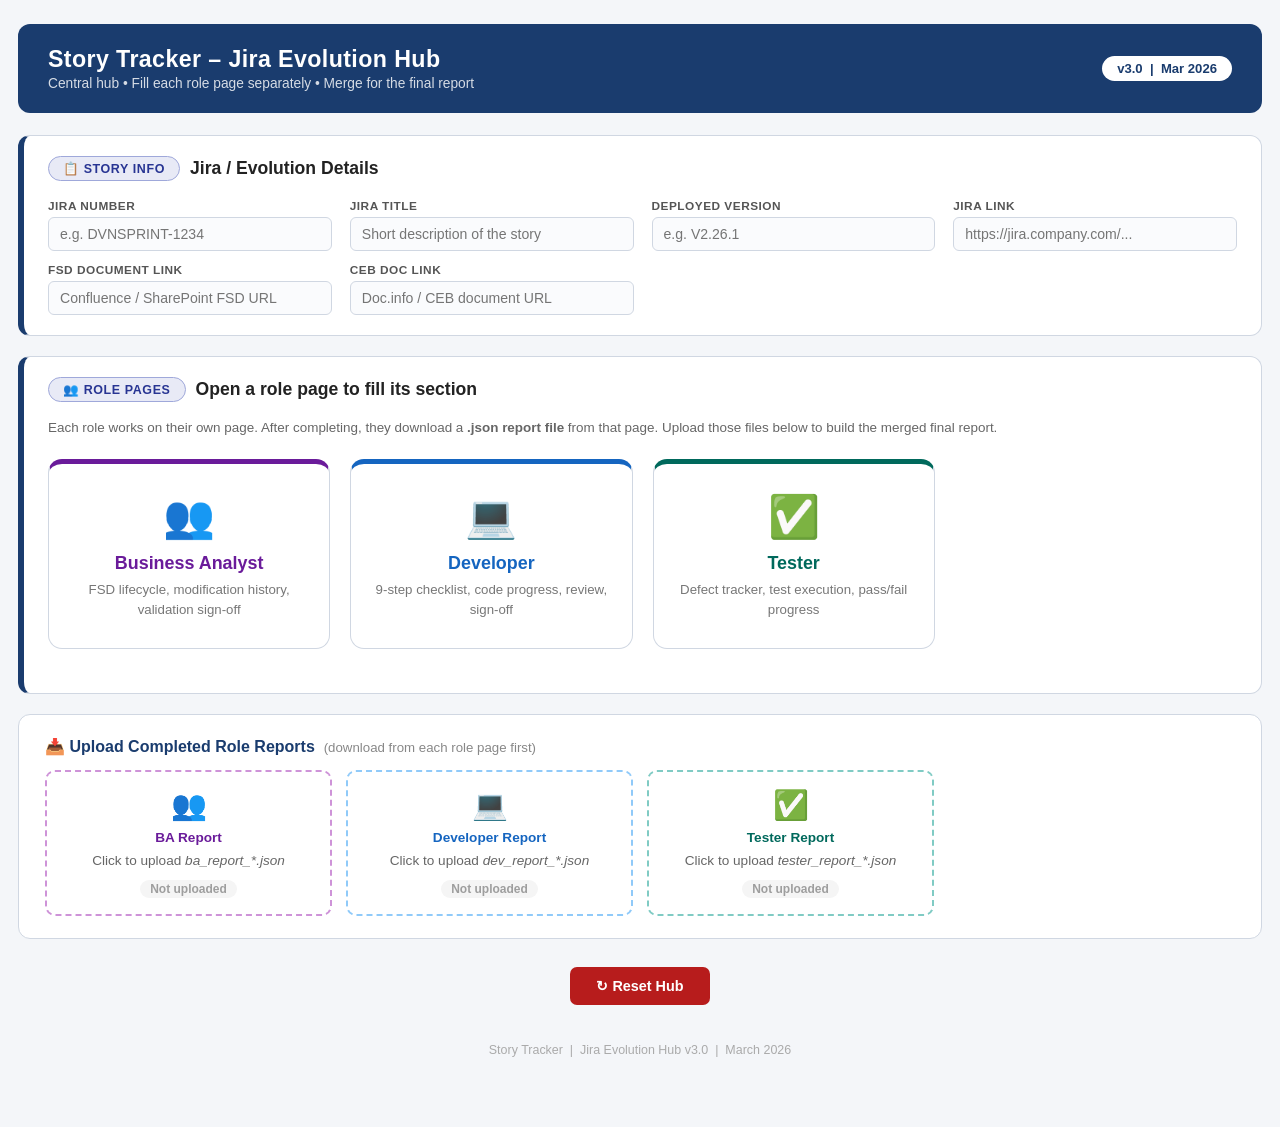
<file: index.html>
<!DOCTYPE html>
<html lang="en">
<head>
  <meta charset="UTF-8"/>
  <meta name="viewport" content="width=device-width,initial-scale=1.0"/>
  <title>Story Tracker – Jira Evolution Hub</title>
  <link rel="stylesheet" href="shared.css"/>
  <style>
    .role-cards{display:grid;grid-template-columns:repeat(auto-fill,minmax(280px,1fr));gap:20px;margin:24px 0}
    .role-card{background:#fff;border:1px solid var(--border);border-radius:14px;padding:28px 24px;text-align:center;transition:box-shadow .2s,transform .15s;cursor:pointer;text-decoration:none;color:inherit;display:block}
    .role-card:hover{box-shadow:0 6px 24px rgba(0,0,0,.1);transform:translateY(-3px)}
    .role-card .icon{font-size:2.6rem;margin-bottom:12px}
    .role-card h3{font-size:1.12rem;margin-bottom:6px}
    .role-card p{font-size:.83rem;color:#777;line-height:1.5}
    .role-card.card-ba   {border-top:5px solid var(--ba)}
    .role-card.card-dev  {border-top:5px solid var(--dev)}
    .role-card.card-test {border-top:5px solid var(--test)}
    .role-card.card-ba   h3{color:var(--ba)}
    .role-card.card-dev  h3{color:var(--dev)}
    .role-card.card-test h3{color:var(--test)}

    .upload-section{background:#fff;border:1px solid var(--border);border-radius:12px;padding:22px 26px;margin-bottom:20px}
    .upload-section h3{font-size:1rem;font-weight:700;color:var(--primary);margin-bottom:14px}
    .upload-grid{display:grid;grid-template-columns:repeat(auto-fill,minmax(260px,1fr));gap:14px}
    .upload-slot{border:2px dashed var(--border);border-radius:10px;padding:16px;text-align:center;transition:border-color .2s}
    .upload-slot:hover{border-color:var(--primary-light)}
    .upload-slot input[type=file]{display:none}
    .upload-slot label{cursor:pointer;font-size:.85rem;color:#666;display:flex;flex-direction:column;align-items:center;gap:8px}
    .upload-slot .slot-icon{font-size:1.8rem}
    .upload-slot .slot-status{font-size:.75rem;font-weight:700;padding:2px 10px;border-radius:20px;margin-top:4px}
    .slot-pending{background:#f5f5f5;color:#9e9e9e}
    .slot-loaded {background:#e8f5e9;color:#2e7d32}
    .upload-slot.ba-slot  {border-color:var(--ba-border)}
    .upload-slot.dev-slot {border-color:var(--dev-border)}
    .upload-slot.test-slot{border-color:var(--test-border)}

    .summary-panel{display:none;background:#fff;border:1px solid var(--border);border-radius:12px;padding:22px 26px;margin-bottom:20px}
    .summary-panel.visible{display:block}
    .sum-grid{display:grid;grid-template-columns:repeat(auto-fill,minmax(160px,1fr));gap:10px;margin-top:14px}
    .sum-card{background:var(--light-bg);border-radius:8px;padding:12px 14px}
    .sum-card .sum-label{font-size:.72rem;font-weight:700;text-transform:uppercase;letter-spacing:.5px;color:#888}
    .sum-card .sum-val  {font-size:1rem;font-weight:700;color:var(--primary);margin-top:3px}
    .bar-ba  {background:linear-gradient(90deg,var(--ba),var(--ba-light))}
    .bar-dev {background:linear-gradient(90deg,var(--dev),var(--dev-light))}
    .bar-test{background:linear-gradient(90deg,var(--test),var(--test-light))}
    .role-progress{display:flex;flex-direction:column;gap:8px;margin-top:14px}
    .rp-row{display:flex;align-items:center;gap:10px}
    .rp-label{min-width:110px;font-size:.84rem;font-weight:600;color:#444}
    .rp-bar{flex:1;background:#e0e0e0;border-radius:20px;height:12px;overflow:hidden}
    .rp-fill{height:100%;border-radius:20px;transition:width .4s}
    .rp-pct{min-width:38px;text-align:right;font-size:.84rem;font-weight:700;color:#555}
    .sign-img{max-width:100%;max-height:160px;border-radius:6px;border:1px solid var(--border);object-fit:contain;display:block;margin-top:6px}
  </style>
</head>
<body>

<header>
  <div>
    <h1>Story Tracker &ndash; Jira Evolution Hub</h1>
    <p>Central hub &bull; Fill each role page separately &bull; Merge for the final report</p>
  </div>
  <span class="badge">v3.0 &nbsp;|&nbsp; Mar 2026</span>
</header>

<!-- ══ JIRA INFO ══ -->
<div class="section section-info">
  <div class="section-title">
    <span class="role-badge rb-info">&#128203; Story Info</span>
    <h2>Jira / Evolution Details</h2>
  </div>
  <div class="field-grid">
    <div class="field"><label>Jira Number</label>
      <input type="text" id="fi-jira-number" placeholder="e.g. DVNSPRINT-1234" oninput="autoSave()"/></div>
    <div class="field"><label>Jira Title</label>
      <input type="text" id="fi-jira-title" placeholder="Short description of the story" oninput="autoSave()"/></div>
    <div class="field"><label>Deployed Version</label>
      <input type="text" id="fi-version" placeholder="e.g. V2.26.1" oninput="autoSave()"/></div>
    <div class="field"><label>Jira Link</label>
      <input type="url" id="fi-jira-link" placeholder="https://jira.company.com/..." oninput="autoSave()"/></div>
    <div class="field"><label>FSD Document Link</label>
      <input type="url" id="fi-fsd-link" placeholder="Confluence / SharePoint FSD URL" oninput="autoSave()"/></div>
    <div class="field"><label>CEB Doc Link</label>
      <input type="url" id="fi-ceb-link" placeholder="Doc.info / CEB document URL" oninput="autoSave()"/></div>
  </div>
</div>

<!-- ══ ROLE NAVIGATION ══ -->
<div class="section section-info">
  <div class="section-title">
    <span class="role-badge rb-info">&#128101; Role Pages</span>
    <h2>Open a role page to fill its section</h2>
  </div>
  <p style="font-size:.84rem;color:#666;margin-bottom:18px">Each role works on their own page. After completing, they download a <strong>.json report file</strong> from that page. Upload those files below to build the merged final report.</p>
  <div class="role-cards">
    <a class="role-card card-ba" href="ba.html" id="link-ba">
      <div class="icon">&#128101;</div>
      <h3>Business Analyst</h3>
      <p>FSD lifecycle, modification history, validation sign-off</p>
    </a>
    <a class="role-card card-dev" href="dev.html" id="link-dev">
      <div class="icon">&#128187;</div>
      <h3>Developer</h3>
      <p>9-step checklist, code progress, review, sign-off</p>
    </a>
    <a class="role-card card-test" href="tester.html" id="link-test">
      <div class="icon">&#9989;</div>
      <h3>Tester</h3>
      <p>Defect tracker, test execution, pass/fail progress</p>
    </a>
  </div>
</div>

<!-- ══ UPLOAD ROLE FILES ══ -->
<div class="upload-section">
  <h3>&#128229; Upload Completed Role Reports &nbsp;<span style="font-weight:400;color:#888;font-size:.83rem">(download from each role page first)</span></h3>
  <div class="upload-grid">
    <div class="upload-slot ba-slot">
      <input type="file" id="up-ba" accept=".json" onclick="this.value=''" onchange="loadRoleFile('ba',this)"/>
      <label for="up-ba">
        <span class="slot-icon">&#128101;</span>
        <strong style="color:var(--ba)">BA Report</strong>
        <span>Click to upload <em>ba_report_*.json</em></span>
        <span class="slot-status slot-pending" id="st-ba">Not uploaded</span>
      </label>
    </div>
    <div class="upload-slot dev-slot">
      <input type="file" id="up-dev" accept=".json" onclick="this.value=''" onchange="loadRoleFile('dev',this)"/>
      <label for="up-dev">
        <span class="slot-icon">&#128187;</span>
        <strong style="color:var(--dev)">Developer Report</strong>
        <span>Click to upload <em>dev_report_*.json</em></span>
        <span class="slot-status slot-pending" id="st-dev">Not uploaded</span>
      </label>
    </div>
    <div class="upload-slot test-slot">
      <input type="file" id="up-test" accept=".json" onclick="this.value=''" onchange="loadRoleFile('tester',this)"/>
      <label for="up-test">
        <span class="slot-icon">&#9989;</span>
        <strong style="color:var(--test)">Tester Report</strong>
        <span>Click to upload <em>tester_report_*.json</em></span>
        <span class="slot-status slot-pending" id="st-tester">Not uploaded</span>
      </label>
    </div>
  </div>
</div>

<!-- ══ MERGED SUMMARY ══ -->
<div class="summary-panel" id="summary-panel">
  <div class="section-title" style="margin-bottom:10px">
    <h2 style="color:var(--primary)">&#128202; Merged Preview</h2>
  </div>
  <div id="summary-content"></div>
</div>

<div class="actions">
  <button class="btn-green" onclick="downloadFinalReport()" id="btn-final" style="display:none">&#11015; Download Final Report (.html)</button>
  <button class="btn-reset" onclick="resetHub()">&#8635; Reset Hub</button>
</div>

<footer>Story Tracker &nbsp;|&nbsp; Jira Evolution Hub v3.0 &nbsp;|&nbsp; March 2026</footer>

<script>
const HUB_IDS = ['fi-jira-number','fi-jira-title','fi-version','fi-jira-link','fi-fsd-link','fi-ceb-link'];
const roleData = {ba:null, dev:null, tester:null};

function hubKey(){ return 'tracker_hub_'+(document.getElementById('fi-jira-number')?.value.trim()||'default'); }

function autoSave(){
  const s={};
  HUB_IDS.forEach(id=>{const el=document.getElementById(id);if(el)s[id]=el.value;});
  try{localStorage.setItem(hubKey(),JSON.stringify(s));}catch(e){}
}

function loadHubSaved(){
  const raw=localStorage.getItem(hubKey());
  if(!raw) return;
  try{
    const s=JSON.parse(raw);
    HUB_IDS.forEach(id=>{const el=document.getElementById(id);if(el&&s[id]!==undefined)el.value=s[id];});
  }catch(e){}
}

function loadRoleFile(role, input){
  const file=input.files?.[0];
  if(!file) return;
  const reader=new FileReader();
  reader.onload=function(e){
    try{
      const data=JSON.parse(e.target.result);
      roleData[role]=data;
      const st=document.getElementById('st-'+role);
      if(st){st.textContent='✓ Loaded: '+file.name;st.className='slot-status slot-loaded';}
      rebuildSummary();
    }catch(err){alert('Could not read file. Make sure you uploaded the correct role JSON.');}
  };
  reader.readAsText(file);
}

function safe(v){ return v||'—'; }
function pct(done,total){ return total>0?Math.round(done/total*100):0; }

function rebuildSummary(){
  const ba=roleData.ba, dev=roleData.dev, tester=roleData.tester;
  if(!ba&&!dev&&!tester) return;

  const panel=document.getElementById('summary-panel');
  panel.classList.add('visible');
  document.getElementById('btn-final').style.display='';

  const jiraNum=document.getElementById('fi-jira-number')?.value||'—';
  const jiraTitle=document.getElementById('fi-jira-title')?.value||'—';

  let html='';

  // ── BA section ──
  if(ba){
    const baSignoffLink=ba.signoffLink||'';
    const baSignoffImg=ba.signoffImg||'';
    html+=`<div class="section section-ba" style="margin-bottom:16px">
      <div class="section-title"><span class="role-badge rb-ba">&#128101; BA</span><h2>BA Lifecycle</h2></div>
      <div class="sum-grid">
        <div class="sum-card"><div class="sum-label">BA Name</div><div class="sum-val">${safe(ba.name)}</div></div>
        <div class="sum-card"><div class="sum-label">FSD Start</div><div class="sum-val">${safe(ba.fsdStart)}</div></div>
        <div class="sum-card"><div class="sum-label">FSD End</div><div class="sum-val">${safe(ba.fsdEnd)}</div></div>
        <div class="sum-card"><div class="sum-label">Validator</div><div class="sum-val">${safe(ba.validator)}</div></div>
      </div>
      ${ba.brief?`<div style="margin-top:12px;font-size:.88rem;color:#444"><strong>Requirement Brief:</strong><br/>${ba.brief}</div>`:''}
      ${(baSignoffLink||baSignoffImg)?`<div style="margin-top:12px"><strong style="font-size:.84rem">Sign-off Proof:</strong>
        ${baSignoffLink?`<div style="margin-top:4px"><a href="${baSignoffLink}" target="_blank" style="color:#1565c0">View Sign-off Mail</a></div>`:''}
        ${baSignoffImg?`<img src="${baSignoffImg}" class="sign-img" alt="BA sign-off"/>`:''}
      </div>`:''}
      ${(ba.fsdMods&&ba.fsdMods.length)?`<div style="margin-top:12px"><strong style="font-size:.84rem;color:var(--ba)">FSD Modifications:</strong>
        ${ba.fsdMods.map((m,i)=>`<div style="background:#fdf6ff;border:1px solid var(--ba-border);border-radius:7px;padding:10px 14px;margin-top:8px;font-size:.84rem">
          <strong>Mod #${i+1}</strong> &nbsp; v${m.ver||'?'} &nbsp;|&nbsp; ${m.start||'?'} → ${m.end||'?'} &nbsp;|&nbsp; Validator: ${m.validator||'?'}
          ${m.desc?`<div style="margin-top:4px;color:#555">${m.desc}</div>`:''}
        </div>`).join('')}
      </div>`:''}
    </div>`;
  }

  // ── Dev section ──
  if(dev){
    const devDone=dev.checkboxes?dev.checkboxes.filter(Boolean).length:0;
    const devPct=pct(devDone,9);
    const devSignoffLink=dev.signoffLink||'';
    const devSignoffImg=dev.signoffImg||'';
    const devLabels=['Jira Req & FSD Understanding','WBS Creation','TDD Document',
      'Code Implementation','Unit Testing','Full Impact Analysis (Post-Dev)','Code Review','Sign-off Mail','Documents in Release Track'];
    html+=`<div class="section section-dev" style="margin-bottom:16px">
      <div class="section-title"><span class="role-badge rb-dev">&#128187; Dev</span><h2>Developer Checklist &nbsp;<span style="font-size:.9rem;color:var(--dev)">${devPct}% complete</span></h2></div>
      <div class="sum-grid">
        <div class="sum-card"><div class="sum-label">Developer</div><div class="sum-val">${safe(dev.name)}</div></div>
        <div class="sum-card"><div class="sum-label">Start</div><div class="sum-val">${safe(dev.devStart)}</div></div>
        <div class="sum-card"><div class="sum-label">End</div><div class="sum-val">${safe(dev.devEnd)}</div></div>
        <div class="sum-card"><div class="sum-label">Reviewer</div><div class="sum-val">${safe(dev.reviewer)}</div></div>
        <div class="sum-card"><div class="sum-label">Review Date</div><div class="sum-val">${safe(dev.reviewDate)}</div></div>
        <div class="sum-card"><div class="sum-label">Code Progress</div><div class="sum-val">${dev.implPct||0}%</div></div>
      </div>
      <div class="role-progress" style="margin-top:12px">
        <div class="rp-row">
          <span class="rp-label">Dev Progress</span>
          <div class="rp-bar"><div class="rp-fill bar-dev" style="width:${devPct}%"></div></div>
          <span class="rp-pct">${devPct}%</span>
        </div>
      </div>
      <table style="width:100%;border-collapse:collapse;font-size:.84rem;margin-top:12px;background:#fff;border:1px solid var(--border);border-radius:8px;overflow:hidden">
        <thead><tr style="background:#1a3c6e;color:#fff"><th style="padding:7px 10px;text-align:left">#</th><th style="padding:7px 10px">Step</th><th style="padding:7px 10px">Document</th><th style="padding:7px 10px;text-align:center;width:90px">Status</th></tr></thead>
        <tbody>${devLabels.map((l,i)=>{const done=dev.checkboxes&&dev.checkboxes[i];
          const linkMap=['',dev.links?.wbs||'',dev.links?.tdd||'','',dev.links?.ut||'',dev.links?.fullImpact||'','',dev.signoffLink||'',''];
          const docLink=linkMap[i]?`<a href="${linkMap[i]}" target="_blank" style="color:#1565c0">&#128279; Open</a>`:'—';
          return `<tr style="background:${done?'#e8f5e9':'#fff'}"><td style="padding:6px 10px;text-align:center">${i+1}</td><td style="padding:6px 10px">${l}</td><td style="padding:6px 10px">${docLink}</td><td style="padding:6px 10px;text-align:center;font-weight:700;color:${done?'#2e7d32':'#9e9e9e'}">${done?'&#10003;':'\u23f3'}</td></tr>`;}).join('')}</tbody>
      </table>
      ${(devSignoffLink||devSignoffImg)?`<div style="margin-top:12px"><strong style="font-size:.84rem">Sign-off Proof:</strong>
        ${devSignoffLink?`<div style="margin-top:4px"><a href="${devSignoffLink}" target="_blank" style="color:#1565c0">View Sign-off Mail</a></div>`:''}
        ${devSignoffImg?`<img src="${devSignoffImg}" class="sign-img" alt="Dev sign-off"/>`:''}
      </div>`:''}
    </div>`;
  }

  // ── Tester section ──
  if(tester){
    const testPct=pct(parseInt(tester.done||0),parseInt(tester.total||0));
    html+=`<div class="section section-test" style="margin-bottom:16px">
      <div class="section-title"><span class="role-badge rb-test">&#9989; Test</span><h2>Test Execution &nbsp;<span style="font-size:.9rem;color:var(--test)">${testPct}% executed</span></h2></div>
      <div class="sum-grid">
        <div class="sum-card"><div class="sum-label">Tester</div><div class="sum-val">${safe(tester.name)}</div></div>
        <div class="sum-card"><div class="sum-label">Start</div><div class="sum-val">${safe(tester.testStart)}</div></div>
        <div class="sum-card"><div class="sum-label">End</div><div class="sum-val">${safe(tester.testEnd)}</div></div>
        <div class="sum-card"><div class="sum-label">Total Scenarios</div><div class="sum-val">${tester.total||0}</div></div>
        <div class="sum-card"><div class="sum-label">Executed</div><div class="sum-val">${tester.done||0}</div></div>
        <div class="sum-card"><div class="sum-label">Passed</div><div class="sum-val" style="color:#2e7d32">${tester.pass||0}</div></div>
        <div class="sum-card"><div class="sum-label">Failed</div><div class="sum-val" style="color:#b71c1c">${tester.fail||0}</div></div>
      </div>
      <div class="role-progress" style="margin-top:12px">
        <div class="rp-row">
          <span class="rp-label">Test Progress</span>
          <div class="rp-bar"><div class="rp-fill bar-test" style="width:${testPct}%"></div></div>
          <span class="rp-pct">${testPct}%</span>
        </div>
      </div>
      ${tester.proofLink?`<div style="margin-top:12px;font-size:.85rem"><strong style="color:var(--test)">&#128279; Test Proof/Evidence:</strong> <a href="${tester.proofLink}" target="_blank" style="color:#00695c">Open Test Evidence Doc</a></div>`:''}
      ${(tester.defects&&tester.defects.length)?`<div style="margin-top:14px">
        <strong style="font-size:.84rem;color:var(--defect)">Defects (${tester.defects.length})</strong>
        <table style="width:100%;border-collapse:collapse;font-size:.84rem;margin-top:8px;background:#fff;border:1px solid var(--border)">
          <thead><tr style="background:#b71c1c;color:#fff"><th style="padding:6px 10px">ID</th><th style="padding:6px 10px">Description</th><th style="padding:6px 10px">Date</th><th style="padding:6px 10px">Status</th></tr></thead>
          <tbody>${tester.defects.map(d=>{const cs=d.status==='resolved'?'#2e7d32':d.status==='blocker'?'#b71c1c':d.status==='progress'?'#1565c0':'#e65100';
            return `<tr><td style="padding:6px 10px;font-weight:700">${d.did||''}</td><td style="padding:6px 10px">${d.desc||''}</td><td style="padding:6px 10px">${d.date||''}</td><td style="padding:6px 10px;font-weight:700;color:${cs}">${d.status||''}</td></tr>`;}).join('')}</tbody>
        </table>
      </div>`:''}
    </div>`;
  }

  document.getElementById('summary-content').innerHTML=html;
}

function downloadFinalReport(){
  const ba=roleData.ba||{}, dev=roleData.dev||{}, tester=roleData.tester||{};
  const jiraNum=document.getElementById('fi-jira-number')?.value.trim()||'NoJira';
  const jiraTitle=document.getElementById('fi-jira-title')?.value.trim()||'Untitled';
  const version=document.getElementById('fi-version')?.value.trim()||'—';
  const jiraLink=document.getElementById('fi-jira-link')?.value.trim()||'';
  const fsdLink=document.getElementById('fi-fsd-link')?.value.trim()||'';
  const cebLink=document.getElementById('fi-ceb-link')?.value.trim()||'';
  const now=new Date().toLocaleString('en-GB');

  const link=(url,text)=>url?`<a href="${url}" target="_blank" style="color:#1565c0">${text||url}</a>`:'—';
  const devDone=dev.checkboxes?dev.checkboxes.filter(Boolean).length:0;
  const devPct=pct(devDone,9);
  const testPct=pct(parseInt(tester.done||0),parseInt(tester.total||0));
  const devLabels=['Jira Req & FSD Understanding','WBS Creation','TDD Document',
    'Code Implementation','Unit Testing','Full Impact Analysis (Post-Dev)','Code Review','Sign-off Mail','Documents in Release Track'];

  const html=`<!DOCTYPE html><html lang="en"><head><meta charset="UTF-8"/>
<title>Final Report – ${jiraNum}</title>
<style>
  body{font-family:'Segoe UI',sans-serif;background:#f4f6f9;color:#1c1c1c;padding:26px 20px}
  h1{color:#1a3c6e;margin-bottom:4px} h2{color:#1a3c6e;font-size:1rem;margin:16px 0 8px}
  .meta{display:grid;grid-template-columns:repeat(auto-fill,minmax(190px,1fr));gap:10px;margin-bottom:16px}
  .mb{background:#fff;border:1px solid #d0d7e2;border-radius:8px;padding:10px 14px;overflow:hidden;min-width:0}
  .mb label{font-size:8pt;font-weight:700;text-transform:uppercase;color:#1a3c6e;display:block;margin-bottom:3px}
  .mb a{color:#1565c0;word-break:break-all;font-size:.85rem;text-decoration:none;display:inline-block}
  .mb a:hover{text-decoration:underline}
  .mb-val{font-size:.9rem;color:#1c1c1c;word-break:break-word}
  .sec{background:#fff;border:1px solid #d0d7e2;border-radius:8px;padding:16px 20px;margin-bottom:14px}
  .sec h2{margin-top:0}
  .bar-outer{background:#e0e0e0;border-radius:20px;height:14px;overflow:hidden;margin:10px 0}
  .bar-dev{height:100%;background:linear-gradient(90deg,#1565c0,#42a5f5);border-radius:20px;print-color-adjust:exact;-webkit-print-color-adjust:exact}
  .bar-test{height:100%;background:linear-gradient(90deg,#00695c,#26a69a);border-radius:20px;print-color-adjust:exact;-webkit-print-color-adjust:exact}
  table{border-collapse:collapse;width:100%;font-size:9pt;margin-top:8px}
  th{background:#1a3c6e;color:#fff;padding:7px 10px;text-align:left;white-space:nowrap}
  tr:nth-child(even){background:#fafbfd}
  td{padding:7px 10px;vertical-align:top}
  @media print{body{background:#fff}}
</style></head><body>
<h1>&#128202; Evolution Final Report</h1>
<p style="color:#888;font-size:8pt;margin-bottom:16px">Generated: ${now} &nbsp;|&nbsp; Story Tracker v3.0</p>
<div class="meta">
  <div class="mb"><label>Jira</label><div class="mb-val">${jiraNum}</div></div>
  <div class="mb"><label>Title</label><div class="mb-val">${jiraTitle}</div></div>
  <div class="mb"><label>Version</label><div class="mb-val">${version}</div></div>
  ${jiraLink?`<div class="mb"><label>Jira Link</label>${link(jiraLink,'&#128279; Open Jira')}</div>`:''}
  ${fsdLink ?`<div class="mb"><label>FSD Document</label>${link(fsdLink,'&#128196; Open FSD')}</div>`:''}
  ${cebLink ?`<div class="mb"><label>CEB Document</label>${link(cebLink,'&#128196; Open CEB Doc')}</div>`:''}
</div>

<div class="sec">
  <h2>&#128101; BA Lifecycle</h2>
  <div class="meta">
    <div class="mb"><label>BA Name</label><div class="mb-val">${ba.name||'—'}</div></div>
    <div class="mb"><label>FSD Start</label><div class="mb-val">${ba.fsdStart||'—'}</div></div>
    <div class="mb"><label>FSD End</label><div class="mb-val">${ba.fsdEnd||'—'}</div></div>
    <div class="mb"><label>Validator</label><div class="mb-val">${ba.validator||'—'}</div></div>
  </div>
  ${ba.brief?`<div style="font-size:.88rem;color:#444;margin-bottom:10px"><strong>Brief:</strong> ${ba.brief}</div>`:''}
  ${(ba.signoffLink||ba.signoffImg)?`<div style="margin-bottom:10px"><strong style="font-size:.84rem">Sign-off:</strong>
    ${ba.signoffLink?`<div>${link(ba.signoffLink,'View Sign-off Mail')}</div>`:''}
    ${ba.signoffImg?`<img src="${ba.signoffImg}" style="max-height:180px;max-width:100%;border-radius:6px;border:1px solid #d0d7e2;object-fit:contain;display:block;margin-top:4px" alt="BA sign-off"/>`:''}
  </div>`:''}
  ${(ba.fsdMods&&ba.fsdMods.length)?`<strong style="font-size:.84rem">FSD Modifications (${ba.fsdMods.length})</strong>
  <table style="margin-top:6px"><thead><tr><th>#</th><th>Version</th><th>Dates</th><th>Validator</th><th>Summary</th></tr></thead>
  <tbody>${ba.fsdMods.map((m,i)=>`<tr><td>${i+1}</td><td>${m.ver||''}</td><td>${m.start||''}→${m.end||''}</td><td>${m.validator||''}</td><td>${m.desc||''}</td></tr>`).join('')}</tbody></table>`:''}
</div>

<div class="sec">
  <h2>&#128187; Developer Checklist &nbsp;<span style="color:#1565c0">${devPct}% complete</span></h2>
  <div class="meta">
    <div class="mb"><label>Developer</label><div class="mb-val">${dev.name||'—'}</div></div>
    <div class="mb"><label>Start</label><div class="mb-val">${dev.devStart||'—'}</div></div>
    <div class="mb"><label>End</label><div class="mb-val">${dev.devEnd||'—'}</div></div>
    <div class="mb"><label>Reviewer</label><div class="mb-val">${dev.reviewer||'—'}</div></div>
    <div class="mb"><label>Review Date</label><div class="mb-val">${dev.reviewDate||'—'}</div></div>
    <div class="mb"><label>Code Progress</label><div class="mb-val">${dev.implPct||0}%</div></div>
  </div>
  <div class="bar-outer"><div class="bar-dev" style="width:${devPct}%"></div></div>
  <table style="margin-top:10px">
    <thead><tr><th style="width:36px">#</th><th>Step</th><th style="width:160px">Document</th><th style="width:100px;text-align:center">Status</th></tr></thead>
    <tbody>${devLabels.map((l,i)=>{const done=dev.checkboxes&&dev.checkboxes[i];
      const lMap=['',dev.links?.wbs||'',dev.links?.tdd||'','',dev.links?.ut||'',dev.links?.fullImpact||'','',dev.signoffLink||'',''];
      const docCell=lMap[i]?`<a href="${lMap[i]}" target="_blank" style="color:#1565c0">&#128279; Open</a>`:'—';
      return `<tr style="background:${done?'#e8f5e9':'#fff'}"><td style="text-align:center">${i+1}</td><td>${l}</td><td>${docCell}</td><td style="text-align:center;font-weight:700;color:${done?'#2e7d32':'#9e9e9e'}">${done?'&#10003; Done':'&#9711; Pending'}</td></tr>`;}).join('')}
    </tbody>
  </table>
  ${(dev.signoffLink||dev.signoffImg)?`<div style="margin-top:10px"><strong style="font-size:.84rem">Sign-off Proof:</strong>
    ${dev.signoffLink?`<div>${link(dev.signoffLink,'View Sign-off Mail')}</div>`:''}
    ${dev.signoffImg?`<img src="${dev.signoffImg}" style="max-height:180px;max-width:100%;border-radius:6px;border:1px solid #d0d7e2;object-fit:contain;display:block;margin-top:4px" alt="Dev sign-off"/>`:''}
  </div>`:''}
</div>

${(tester.defects&&tester.defects.length)?`<div class="sec">
  <h2>&#128030; Defects (${tester.defects.length})</h2>
  <table><thead><tr><th>ID</th><th>Description</th><th>Date</th><th>Status</th></tr></thead>
  <tbody>${tester.defects.map(d=>{const c=d.status==='resolved'?'#2e7d32':d.status==='blocker'?'#b71c1c':d.status==='progress'?'#1565c0':'#e65100';
    return `<tr><td style="font-weight:700">${d.did||''}</td><td>${d.desc||''}</td><td>${d.date||''}</td><td style="font-weight:700;color:${c}">${d.status||''}</td></tr>`;}).join('')}</tbody>
  </table></div>`:''}

<div class="sec">
  <h2>&#9989; Test Progress &nbsp;<span style="color:#00695c">${testPct}% executed</span></h2>
  <div class="meta">
    <div class="mb"><label>Tester</label><div class="mb-val">${tester.name||'—'}</div></div>
    <div class="mb"><label>Total</label><div class="mb-val">${tester.total||0}</div></div>
    <div class="mb"><label>Executed</label><div class="mb-val">${tester.done||0}</div></div>
    <div class="mb"><label>Passed</label><div class="mb-val" style="color:#2e7d32;font-weight:700">${tester.pass||0}</div></div>
    <div class="mb"><label>Failed</label><div class="mb-val" style="color:#b71c1c;font-weight:700">${tester.fail||0}</div></div>
    ${tester.proofLink?`<div class="mb"><label>Test Evidence</label><div class="mb-val">${link(tester.proofLink,'&#128279; Open Proof Doc')}</div></div>`:''}
  </div>
  <div class="bar-outer"><div class="bar-test" style="width:${testPct}%"></div></div>
</div>

<p style="margin-top:20px;font-size:8pt;color:#aaa;text-align:center">Story Tracker &nbsp;|&nbsp; Evolution Tracker v3.0 &nbsp;|&nbsp; ${now}</p>
</body></html>`;

  const blob=new Blob([html],{type:'text/html'});
  const url=URL.createObjectURL(blob);
  const a=document.createElement('a');
  a.href=url; a.download=`FinalReport_${jiraNum}_${new Date().toISOString().slice(0,10)}.html`;
  document.body.appendChild(a); a.click();
  setTimeout(()=>{URL.revokeObjectURL(url);a.remove();},1000);
}

function resetHub(){
  if(!confirm('Clear hub data?')) return;
  HUB_IDS.forEach(id=>{const el=document.getElementById(id);if(el)el.value='';});
  roleData.ba=null; roleData.dev=null; roleData.tester=null;
  ['st-ba','st-dev','st-tester'].forEach(id=>{
    const el=document.getElementById(id);
    if(el){el.textContent='Not uploaded';el.className='slot-status slot-pending';}
  });
  document.getElementById('summary-panel').classList.remove('visible');
  document.getElementById('btn-final').style.display='none';
}

(function(){loadHubSaved();})();
</script>
</body>
</html>
</file>
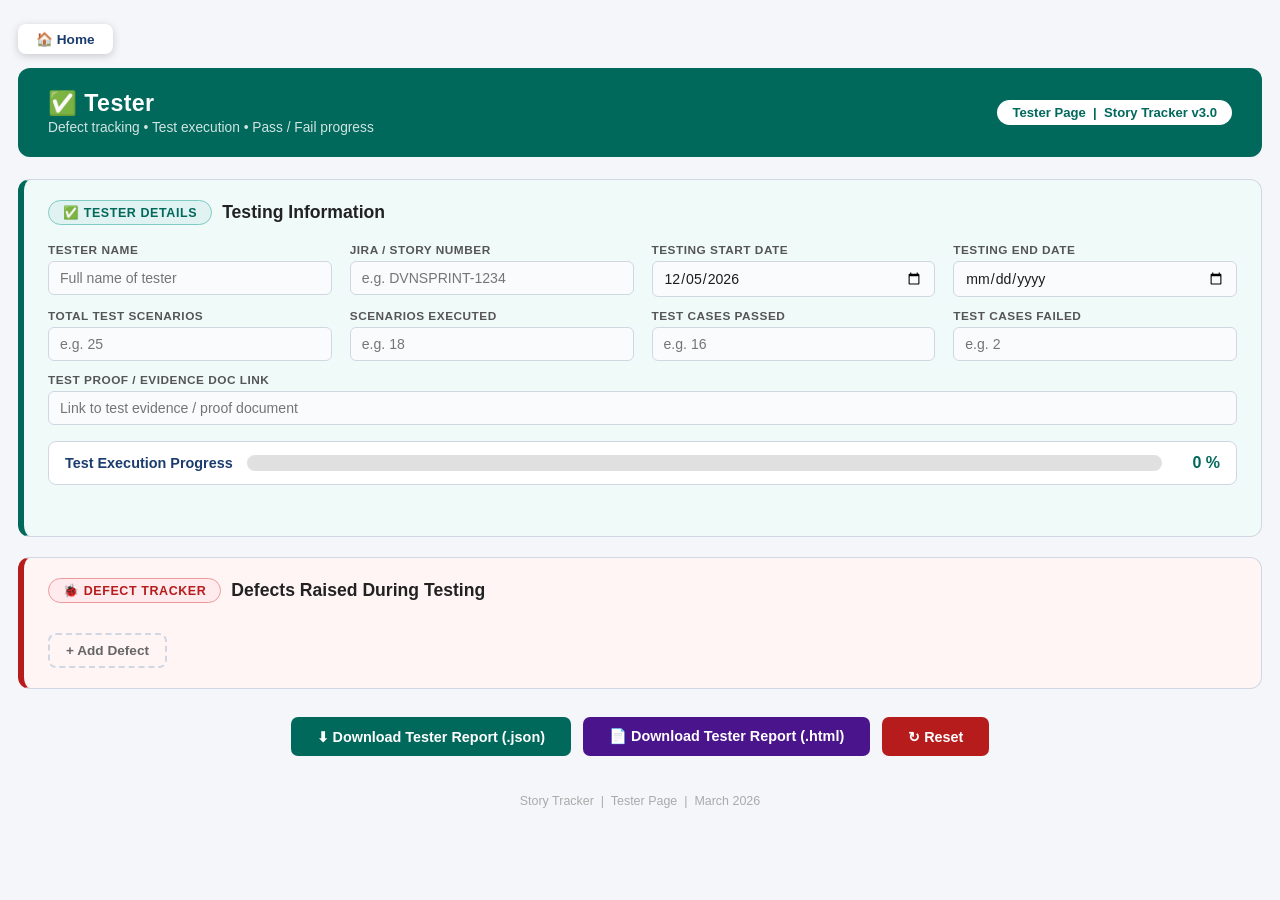
<file: tester.html>
<!DOCTYPE html>
<html lang="en">
<head>
  <meta charset="UTF-8"/>
  <meta name="viewport" content="width=device-width,initial-scale=1.0"/>
  <title>Story Tracker – Tester</title>
  <link rel="stylesheet" href="shared.css"/>
</head>
<body>

<a class="home-btn" href="index.html">&#127968; Home</a>

<header style="background:var(--test)">
  <div>
    <h1>&#9989; Tester</h1>
    <p>Defect tracking &bull; Test execution &bull; Pass / Fail progress</p>
  </div>
  <span class="badge" style="color:var(--test)">Tester Page &nbsp;|&nbsp; Story Tracker v3.0</span>
</header>

<!-- ══ TESTER INFO ══ -->
<div class="section section-test">
  <div class="section-title">
    <span class="role-badge rb-test">&#9989; Tester Details</span>
    <h2>Testing Information</h2>
  </div>
  <div class="field-grid">
    <div class="field"><label>Tester Name</label>
      <input type="text" id="test-name" placeholder="Full name of tester" oninput="autoSave()"/></div>
    <div class="field"><label>Jira / Story Number</label>
      <input type="text" id="test-jira" placeholder="e.g. DVNSPRINT-1234" oninput="autoSave()"/></div>
    <div class="field"><label>Testing Start Date</label>
      <input type="date" id="test-start" oninput="autoSave()"/></div>
    <div class="field"><label>Testing End Date</label>
      <input type="date" id="test-end" oninput="autoSave()"/></div>
    <div class="field"><label>Total Test Scenarios</label>
      <input type="number" min="0" id="test-total" placeholder="e.g. 25" oninput="calcTestProgress()"/></div>
    <div class="field"><label>Scenarios Executed</label>
      <input type="number" min="0" id="test-done" placeholder="e.g. 18" oninput="calcTestProgress()"/></div>
    <div class="field"><label>Test Cases Passed</label>
      <input type="number" min="0" id="test-pass" placeholder="e.g. 16" oninput="calcTestProgress()"/></div>
    <div class="field"><label>Test Cases Failed</label>
      <input type="number" min="0" id="test-fail" placeholder="e.g. 2" oninput="calcTestProgress()"/></div>
    <div class="field span2"><label>Test Proof / Evidence Doc Link</label>
      <div style="display:flex;gap:6px;align-items:center">
        <input type="url" id="test-proof-link" placeholder="Link to test evidence / proof document" oninput="autoSave();updateTestProofBtn()" style="flex:1"/>
        <a class="open-link-btn" id="ob-test-proof" href="#" target="_blank" title="Open link" style="display:none;flex-shrink:0" onclick="return openTestProof()">&#128279;</a>
      </div></div>
  </div>

  <div class="prog-row" style="margin-top:16px">
    <span class="prog-label">Test Execution Progress</span>
    <div class="bar-outer"><div class="bar-inner" id="testBar" style="background:linear-gradient(90deg,#00695c,#26a69a)"></div></div>
    <span class="prog-pct" id="testPct" style="color:var(--test)">0 %</span>
  </div>
  <div id="test-summary" style="font-size:.82rem;color:#555;margin-top:4px">&nbsp;</div>
</div>

<!-- ══ DEFECT TRACKER ══ -->
<div class="section section-defect">
  <div class="section-title">
    <span class="role-badge rb-defect" style="background:var(--defect-bg);color:var(--defect);border:1px solid var(--defect-border)">&#128030; Defect Tracker</span>
    <h2>Defects Raised During Testing</h2>
  </div>
  <div id="defect-list" style="display:flex;flex-direction:column;gap:10px"></div>
  <button class="add-btn" style="margin-top:12px" onclick="addDefect()">&#43; Add Defect</button>
</div>

<div class="actions">
  <button class="btn-test" onclick="downloadTesterReport()">&#11015; Download Tester Report (.json)</button>
  <button class="btn-purple" onclick="downloadTesterHtml()">&#128196; Download Tester Report (.html)</button>
  <button class="btn-reset" onclick="resetTester()">&#8635; Reset</button>
</div>

<footer>Story Tracker &nbsp;|&nbsp; Tester Page &nbsp;|&nbsp; March 2026</footer>

<script>
const TEST_IDS=['test-name','test-jira','test-start','test-end','test-total','test-done','test-pass','test-fail','test-proof-link'];
const STATUS_OPT=[
  {v:'open',     l:'Open',       cls:'s-open'},
  {v:'progress', l:'In Progress',cls:'s-progress'},
  {v:'resolved', l:'Resolved',   cls:'s-resolved'},
  {v:'blocker',  l:'Blocker',    cls:'s-blocker'}
];
let defectCount=0;

function storageKey(){return 'tracker_test_'+(document.getElementById('test-jira')?.value.trim()||'default');}

function calcTestProgress(){
  const total=parseInt(document.getElementById('test-total')?.value)||0;
  const done =parseInt(document.getElementById('test-done')?.value)||0;
  const pass =parseInt(document.getElementById('test-pass')?.value)||0;
  const fail =parseInt(document.getElementById('test-fail')?.value)||0;
  const pct=total>0?Math.round(done/total*100):0;
  document.getElementById('testBar').style.width=pct+'%';
  document.getElementById('testPct').textContent=pct+' %';
  document.getElementById('test-summary').textContent=
    total>0?`${done}/${total} executed  |  ✓ ${pass} passed  |  ✗ ${fail} failed`:'Enter total scenarios above';
  autoSave();
}

function autoSave(){
  const s={};
  TEST_IDS.forEach(id=>{const el=document.getElementById(id);if(el)s[id]=el.value;});
  try{localStorage.setItem(storageKey(),JSON.stringify(s));saveDefects();}catch(e){}
}

function loadSaved(){
  const raw=localStorage.getItem(storageKey());
  if(!raw) return;
  try{
    const s=JSON.parse(raw);
    TEST_IDS.forEach(id=>{const el=document.getElementById(id);if(el&&s[id]!==undefined)el.value=s[id];});
    const defs=JSON.parse(localStorage.getItem(storageKey()+'_defects')||'[]');
    document.getElementById('defect-list').innerHTML=''; defectCount=0;
    defs.forEach(d=>addDefect(d));
    calcTestProgress();
  }catch(e){}
}

function addDefect(data){
  defectCount++;
  const id='defect-'+defectCount;
  const div=document.createElement('div');
  div.className='entry-card'; div.id=id;
  const curStatus=data?.status||'open';
  const curCls=STATUS_OPT.find(o=>o.v===curStatus)?.cls||'s-open';
  const opts=STATUS_OPT.map(o=>`<option value="${o.v}"${o.v===curStatus?' selected':''}>${o.l}</option>`).join('');
  div.innerHTML=`<button class="remove-btn" onclick="this.closest('.entry-card').remove();saveDefects()">&#10005;</button>
    <div class="field-grid">
      <div class="field"><label>Defect ID</label>
        <input type="text" id="${id}-did" placeholder="SIVNSPRINT-0001" value="${data?.did||''}" oninput="saveDefects()"/></div>
      <div class="field"><label>Date Raised</label>
        <input type="date" id="${id}-date" value="${data?.date||''}" oninput="saveDefects()"/></div>
      <div class="field"><label>Status</label>
        <select id="${id}-status" class="status-sel ${curCls}" onchange="updateStatusStyle(this);saveDefects()">${opts}</select></div>
      <div class="field span2"><label>Description</label>
        <textarea id="${id}-desc" rows="2" placeholder="Defect description..." oninput="saveDefects()">${data?.desc||''}</textarea></div>
    </div>`;
  document.getElementById('defect-list').appendChild(div);
}

function updateStatusStyle(sel){
  sel.className='status-sel';
  const cls=STATUS_OPT.find(o=>o.v===sel.value)?.cls||'';
  if(cls) sel.classList.add(cls);
}

function saveDefects(){
  const defs=[];
  document.querySelectorAll('#defect-list .entry-card').forEach(card=>{
    const id=card.id;
    defs.push({
      did:  card.querySelector(`#${id}-did`)?.value||'',
      date: card.querySelector(`#${id}-date`)?.value||'',
      status:card.querySelector(`#${id}-status`)?.value||'open',
      desc: card.querySelector(`#${id}-desc`)?.value||''
    });
  });
  try{localStorage.setItem(storageKey()+'_defects',JSON.stringify(defs));}catch(e){}
}

function updateTestProofBtn(){
  const val=document.getElementById('test-proof-link')?.value.trim();
  const btn=document.getElementById('ob-test-proof');
  if(btn) btn.style.display=val?'':'none';
}

function openTestProof(){
  const url=document.getElementById('test-proof-link')?.value.trim();
  if(url) window.open(url,'_blank');
  return false;
}

function downloadTesterHtml(){
  autoSave();
  const defs=JSON.parse(localStorage.getItem(storageKey()+'_defects')||'[]');
  const jira=document.getElementById('test-jira')?.value.trim()||'NoJira';
  const name=document.getElementById('test-name')?.value.trim()||'—';
  const testStart=document.getElementById('test-start')?.value||'—';
  const testEnd=document.getElementById('test-end')?.value||'—';
  const total=document.getElementById('test-total')?.value||'0';
  const done=document.getElementById('test-done')?.value||'0';
  const pass=document.getElementById('test-pass')?.value||'0';
  const fail=document.getElementById('test-fail')?.value||'0';
  const proofLink=document.getElementById('test-proof-link')?.value.trim()||'';
  const progPct=total>0?Math.round(parseInt(done)/parseInt(total)*100):0;
  const now=new Date().toLocaleString('en-GB');
  const lnk=(url,txt)=>url?`<a href="${url}" target="_blank" style="color:#00695c">${txt||url}</a>`:'<span style="color:#9e9e9e">Not provided</span>';
  const esc=s=>String(s).replace(/&/g,'&amp;').replace(/</g,'&lt;').replace(/>/g,'&gt;');
  const html=`<!DOCTYPE html><html lang="en"><head><meta charset="UTF-8"/><title>Tester Report – ${jira}</title>
<style>
  body{font-family:'Segoe UI',sans-serif;background:#f0faf9;color:#1c1c1c;padding:28px 22px}
  h1{color:#00695c;margin-bottom:4px} h2{color:#00695c;font-size:1rem;margin:18px 0 8px;border-bottom:2px solid #80cbc4;padding-bottom:4px}
  .meta{display:grid;grid-template-columns:repeat(auto-fill,minmax(200px,1fr));gap:10px;margin-bottom:16px}
  .mb{background:#fff;border:1px solid #80cbc4;border-radius:8px;padding:10px 14px}
  .mb label{font-size:8pt;font-weight:700;text-transform:uppercase;color:#00695c;display:block;margin-bottom:3px}
  .mb-val{font-size:.92rem;color:#1c1c1c;word-break:break-word}
  .sec{background:#fff;border:1px solid #80cbc4;border-radius:8px;padding:16px 20px;margin-bottom:14px}
  .bar-outer{background:#e0e0e0;border-radius:20px;height:14px;overflow:hidden;margin:10px 0}
  .bar-test{height:100%;background:linear-gradient(90deg,#00695c,#26a69a);border-radius:20px;print-color-adjust:exact;-webkit-print-color-adjust:exact}
  table{border-collapse:collapse;width:100%;font-size:9pt;margin-top:8px}
  th{background:#00695c;color:#fff;padding:7px 10px;text-align:left}
  tr:nth-child(even){background:#e0f2f1} td{padding:7px 10px;vertical-align:top}
  a{color:#00695c;text-decoration:none} a:hover{text-decoration:underline}
  @media print{body{background:#fff}}
</style></head><body>
<h1>&#9989; Tester Report</h1>
<p style="color:#888;font-size:8pt;margin-bottom:16px">Generated: ${now} &nbsp;|&nbsp; Story Tracker v3.0</p>
<div class="meta">
  <div class="mb"><label>Jira</label><div class="mb-val">${jira}</div></div>
  <div class="mb"><label>Tester</label><div class="mb-val">${esc(name)}</div></div>
  <div class="mb"><label>Start</label><div class="mb-val">${testStart}</div></div>
  <div class="mb"><label>End</label><div class="mb-val">${testEnd}</div></div>
  <div class="mb"><label>Total Scenarios</label><div class="mb-val">${total}</div></div>
  <div class="mb"><label>Executed</label><div class="mb-val">${done}</div></div>
  <div class="mb"><label>Passed</label><div class="mb-val" style="color:#2e7d32;font-weight:700">${pass}</div></div>
  <div class="mb"><label>Failed</label><div class="mb-val" style="color:#b71c1c;font-weight:700">${fail}</div></div>
  ${proofLink?`<div class="mb" style="grid-column:1/-1"><label>Test Proof / Evidence</label><div class="mb-val">${lnk(proofLink,'&#128279; Open Test Evidence Doc')}</div></div>`:''}
</div>
<div class="sec"><h2>&#128200; Execution Progress &nbsp;<span style="color:#00695c">${progPct}%</span></h2>
<div class="bar-outer"><div class="bar-test" style="width:${progPct}%"></div></div>
<p style="font-size:.84rem;color:#555;margin-top:4px">${done}/${total} executed &nbsp;|&nbsp; &#10003; ${pass} passed &nbsp;|&nbsp; &#10007; ${fail} failed</p></div>
${defs.length?`<div class="sec"><h2>&#128030; Defects (${defs.length})</h2>
<table><thead><tr><th>Defect ID</th><th>Description</th><th>Date Raised</th><th>Status</th></tr></thead>
<tbody>${defs.map(d=>{const c=d.status==='resolved'?'#2e7d32':d.status==='blocker'?'#b71c1c':d.status==='progress'?'#1565c0':'#e65100';return `<tr><td style="font-weight:700">${esc(d.did||'')}</td><td>${esc(d.desc||'')}</td><td>${d.date||''}</td><td style="font-weight:700;color:${c}">${d.status||''}</td></tr>`;}).join('')}</tbody></table></div>`:''}
<p style="margin-top:24px;font-size:8pt;color:#aaa;text-align:center">Story Tracker &nbsp;|&nbsp; Tester Report &nbsp;|&nbsp; ${now}</p>
</body></html>`;
  const blob=new Blob([html],{type:'text/html'});
  const url=URL.createObjectURL(blob);
  const a=document.createElement('a');
  a.href=url; a.download=`tester_report_${jira}_${new Date().toISOString().slice(0,10)}.html`;
  document.body.appendChild(a); a.click();
  setTimeout(()=>{URL.revokeObjectURL(url);a.remove();},1000);
}

function downloadTesterReport(){
  autoSave();
  const defs=JSON.parse(localStorage.getItem(storageKey()+'_defects')||'[]');
  const data={
    role:'tester',
    jira:     document.getElementById('test-jira')?.value.trim()||'',
    name:     document.getElementById('test-name')?.value.trim()||'',
    testStart:document.getElementById('test-start')?.value||'',
    testEnd:  document.getElementById('test-end')?.value||'',
    total:    document.getElementById('test-total')?.value||'0',
    done:     document.getElementById('test-done')?.value||'0',
    pass:     document.getElementById('test-pass')?.value||'0',
    fail:     document.getElementById('test-fail')?.value||'0',
    proofLink:document.getElementById('test-proof-link')?.value.trim()||'',
    defects:  defs,
    exportedAt: new Date().toISOString()
  };
  const jira=data.jira||'NoJira';
  const blob=new Blob([JSON.stringify(data,null,2)],{type:'application/json'});
  const url=URL.createObjectURL(blob);
  const a=document.createElement('a');
  a.href=url; a.download=`tester_report_${jira}_${new Date().toISOString().slice(0,10)}.json`;
  document.body.appendChild(a); a.click();
  setTimeout(()=>{URL.revokeObjectURL(url);a.remove();},1000);
}

function resetTester(){
  if(!confirm('Clear all tester data?')) return;
  const key=storageKey();
  try{localStorage.removeItem(key);localStorage.removeItem(key+'_defects');}catch(e){}
  TEST_IDS.forEach(id=>{const el=document.getElementById(id);if(el)el.value='';});
  document.getElementById('defect-list').innerHTML=''; defectCount=0;
  calcTestProgress();
}

(function(){
  const el=document.getElementById('test-start');
  if(el&&!el.value)el.value=new Date().toISOString().split('T')[0];
  loadSaved();
  updateTestProofBtn();
})();
</script>
</body>
</html>
</file>
<file: shared.css>
/* ═══════════════════════════════════════
   Story Tracker  –  Shared Stylesheet v3.0
═══════════════════════════════════════ */
:root {
  --primary:#1a3c6e; --primary-light:#2952a3;
  --ba:#6a1b9a; --ba-light:#ab47bc; --ba-bg:#f3e5f5; --ba-border:#ce93d8;
  --dev:#1565c0; --dev-light:#42a5f5; --dev-bg:#e3f2fd; --dev-border:#90caf9;
  --test:#00695c; --test-light:#26a69a; --test-bg:#e0f2f1; --test-border:#80cbc4;
  --defect:#b71c1c; --defect-bg:#ffebee; --defect-border:#ef9a9a;
  --accent:#2e7d32; --warn:#b71c1c;
  --light-bg:#f4f6f9; --card-bg:#fff;
  --border:#d0d7e2; --text:#1c1c1c; --sub:#4a4a4a;
  --done-bg:#e8f5e9;
}
*{box-sizing:border-box;margin:0;padding:0}
body{font-family:'Segoe UI',Tahoma,Geneva,Verdana,sans-serif;background:var(--light-bg);color:var(--text);padding:24px 18px 70px}

header{background:var(--primary);color:#fff;border-radius:12px;padding:22px 30px;margin-bottom:22px;display:flex;align-items:center;justify-content:space-between;flex-wrap:wrap;gap:12px}
header h1{font-size:1.45rem;letter-spacing:.4px}
header p{font-size:.86rem;opacity:.82;margin-top:3px}
.badge{background:#fff;color:var(--primary);font-weight:700;font-size:.82rem;border-radius:20px;padding:5px 15px;white-space:nowrap}
.back-link{color:#fff;font-size:.82rem;text-decoration:none;opacity:.8;display:inline-flex;align-items:center;gap:5px;margin-bottom:14px}
.back-link:hover{opacity:1}
.home-btn{display:inline-flex;align-items:center;gap:6px;background:#fff;color:var(--primary);font-size:.85rem;font-weight:700;text-decoration:none;border:none;border-radius:8px;padding:7px 18px;margin-bottom:14px;box-shadow:0 2px 8px rgba(0,0,0,0.18);transition:background .18s,box-shadow .18s}
.home-btn:hover{background:#f0f0f0;box-shadow:0 4px 14px rgba(0,0,0,0.22)}

.section{border-radius:12px;padding:20px 24px;margin-bottom:20px;border:1px solid var(--border)}
.section-ba    {background:#fdf6ff;border-left:6px solid var(--ba)}
.section-dev   {background:#f0f7ff;border-left:6px solid var(--dev)}
.section-test  {background:#f0faf9;border-left:6px solid var(--test)}
.section-defect{background:#fff5f5;border-left:6px solid var(--defect)}
.section-info  {background:#fff;border-left:6px solid var(--primary)}

.section-title{display:flex;align-items:center;gap:10px;margin-bottom:18px;flex-wrap:wrap}
.role-badge{display:inline-flex;align-items:center;gap:6px;font-size:.78rem;font-weight:700;border-radius:20px;padding:4px 14px;text-transform:uppercase;letter-spacing:.6px}
.rb-ba    {background:var(--ba-bg);color:var(--ba);border:1px solid var(--ba-border)}
.rb-dev   {background:var(--dev-bg);color:var(--dev);border:1px solid var(--dev-border)}
.rb-test  {background:var(--test-bg);color:var(--test);border:1px solid var(--test-border)}
.rb-defect{background:var(--defect-bg);color:var(--defect);border:1px solid var(--defect-border)}
.rb-info  {background:#e8eaf6;color:#283593;border:1px solid #9fa8da}
.section-title h2{font-size:1.1rem;font-weight:700;color:#222;flex:1}

.field-grid{display:grid;grid-template-columns:repeat(auto-fill,minmax(230px,1fr));gap:12px 18px}
.field{display:flex;flex-direction:column;gap:4px}
.field label{font-size:.74rem;font-weight:700;text-transform:uppercase;letter-spacing:.5px;color:#555}
.field input,.field select,.field textarea{border:1px solid var(--border);border-radius:6px;padding:8px 11px;font-size:.88rem;font-family:inherit;color:var(--text);background:#fafbfd;width:100%;transition:border-color .2s,box-shadow .2s}
.field textarea{resize:vertical;min-height:72px}
.field input:focus,.field select:focus,.field textarea:focus{outline:none;border-color:var(--primary);box-shadow:0 0 0 3px rgba(26,60,110,.1)}
.field.span2{grid-column:1/-1}

.prog-row{display:flex;align-items:center;gap:14px;flex-wrap:wrap;margin-bottom:16px;background:#fff;border:1px solid var(--border);border-radius:8px;padding:12px 16px}
.prog-label{font-weight:600;color:var(--primary);min-width:140px;font-size:.9rem}
.bar-outer{flex:1;min-width:160px;background:#e0e0e0;border-radius:20px;height:16px;overflow:hidden}
.bar-inner{height:100%;background:linear-gradient(90deg,#2e7d32,#66bb6a);border-radius:20px;transition:width .4s;width:0%}
.prog-pct{font-weight:700;font-size:1rem;color:var(--accent);min-width:44px;text-align:right}

.checklist{display:flex;flex-direction:column;gap:10px;margin-bottom:14px}
.cl-item{display:flex;align-items:flex-start;gap:10px;padding:10px 14px;border-radius:8px;background:#fff;border:1px solid var(--border);transition:background .2s}
.cl-item.done-item{background:var(--done-bg);border-color:#a5d6a7}
.cl-item input[type=checkbox]{width:18px;height:18px;cursor:pointer;accent-color:var(--accent);flex-shrink:0;margin-top:2px}
.cl-label{font-size:.9rem;color:var(--sub)}
.cl-link{display:flex;align-items:center;gap:6px;margin-top:6px}
.cl-link label{font-size:.74rem;font-weight:600;color:#666;white-space:nowrap}
.cl-link input{border:1px solid var(--border);border-radius:5px;padding:4px 8px;font-size:.8rem;font-family:inherit;color:var(--text);background:#fafbfd;flex:1}

.pct-row{display:flex;align-items:center;gap:10px}
.pct-row input[type=range]{flex:1;accent-color:var(--dev)}
.pct-val{font-weight:700;font-size:1rem;color:var(--dev);min-width:40px}

.add-btn{display:inline-flex;align-items:center;gap:6px;background:transparent;border:2px dashed var(--border);border-radius:8px;padding:8px 16px;font-size:.85rem;font-weight:600;color:#666;cursor:pointer;transition:all .2s;font-family:inherit}
.add-btn:hover{border-color:var(--primary-light);color:var(--primary)}
.entry-card{background:#fff;border:1px solid var(--border);border-radius:8px;padding:14px 16px;position:relative;margin-top:10px}
.entry-card .remove-btn{position:absolute;top:8px;right:10px;background:none;border:none;color:#bbb;font-size:1.1rem;cursor:pointer;transition:color .2s;font-family:inherit}
.entry-card .remove-btn:hover{color:var(--warn)}

.status-sel{border:1px solid var(--border);border-radius:6px;padding:6px 10px;font-size:.85rem;font-family:inherit;cursor:pointer;background:#fff;color:var(--text)}
.status-sel.s-open    {border-color:#fb8c00;color:#e65100;background:#fff8e1}
.status-sel.s-progress{border-color:#1976d2;color:#0d47a1;background:#e3f2fd}
.status-sel.s-resolved{border-color:#388e3c;color:#1b5e20;background:#e8f5e9}
.status-sel.s-blocker {border-color:#b71c1c;color:#b71c1c;background:#ffebee}

.tag{display:inline-block;font-size:.72rem;font-weight:600;border-radius:4px;padding:2px 8px;margin-top:8px}
.tag-sign{background:#fce4ec;color:#880e4f}
.chip{background:#e8eaf6;color:#283593;border-radius:20px;padding:3px 12px;font-size:.78rem;font-weight:600}
.chip-row{display:flex;flex-wrap:wrap;gap:5px;align-items:center;margin-top:6px}

.signoff-widget{display:flex;flex-direction:column;gap:8px;margin-top:6px}
.so-or{display:flex;align-items:center;gap:8px;font-size:.74rem;color:#aaa}
.so-or::before,.so-or::after{content:'';flex:1;height:1px;background:#e0e0e0}
.img-upload-area{border:2px dashed var(--border);border-radius:8px;padding:10px 14px;cursor:pointer;background:#fafbfd;transition:border-color .2s;text-align:center}
.img-upload-area:hover{border-color:var(--primary)}
.img-upload-area input[type=file]{display:none}
.img-upload-lbl{cursor:pointer;font-size:.82rem;color:#888;display:flex;align-items:center;justify-content:center;gap:6px}
.signoff-preview{display:none;position:relative;margin-top:4px}
.signoff-preview img{max-width:100%;max-height:200px;border-radius:7px;border:1px solid var(--border);object-fit:contain;display:block}
.signoff-preview .clear-img{position:absolute;top:5px;right:5px;background:rgba(0,0,0,.5);color:#fff;border:none;border-radius:50%;width:22px;height:22px;font-size:.8rem;cursor:pointer;display:flex;align-items:center;justify-content:center}

.divider{height:1px;background:var(--border);margin:14px 0}

.actions{display:flex;justify-content:center;flex-wrap:wrap;gap:12px;margin-top:28px}
.actions button{border:none;border-radius:7px;padding:11px 26px;font-size:.9rem;font-weight:700;cursor:pointer;font-family:inherit;transition:background .2s,transform .1s}
.actions button:active{transform:scale(.97)}
.btn-primary{background:#1565c0;color:#fff} .btn-primary:hover{background:#0d47a1}
.btn-green  {background:#2e7d32;color:#fff} .btn-green:hover  {background:#1b5e20}
.btn-purple {background:#4a148c;color:#fff} .btn-purple:hover {background:#38006b}
.btn-reset  {background:#b71c1c;color:#fff} .btn-reset:hover  {background:#c62828}
.btn-ba     {background:var(--ba);color:#fff} .btn-ba:hover   {background:#4a0072}
.btn-dev    {background:var(--dev);color:#fff}.btn-dev:hover   {background:#0d47a1}
.btn-test   {background:var(--test);color:#fff}.btn-test:hover {background:#004d40}

footer{text-align:center;margin-top:38px;font-size:.78rem;color:#aaa}

.open-link-btn{display:inline-flex;align-items:center;justify-content:center;width:30px;height:30px;border-radius:6px;background:#e3f2fd;color:#1565c0;font-size:1rem;text-decoration:none;border:1px solid #90caf9;transition:background .2s;flex-shrink:0}
.open-link-btn:hover{background:#1565c0;color:#fff}

.so-toggle{display:flex;gap:0;margin-bottom:10px;border-radius:7px;overflow:hidden;border:1px solid var(--border);width:fit-content}
.so-tab-btn{background:#f5f5f5;border:none;padding:7px 18px;font-size:.82rem;font-weight:600;cursor:pointer;font-family:inherit;color:#666;transition:background .2s,color .2s;line-height:1.4}
.so-tab-btn:first-child{border-right:1px solid var(--border)}
.so-tab-btn.active{background:var(--primary);color:#fff}
.so-tab-btn:hover:not(.active){background:#e8eaf6;color:var(--primary)}

@media print{body{background:#fff;padding:8px}.actions,.remove-btn{display:none!important}.bar-inner{print-color-adjust:exact;-webkit-print-color-adjust:exact}.cl-item.done-item{background:#e8f5e9!important}}
</file>
